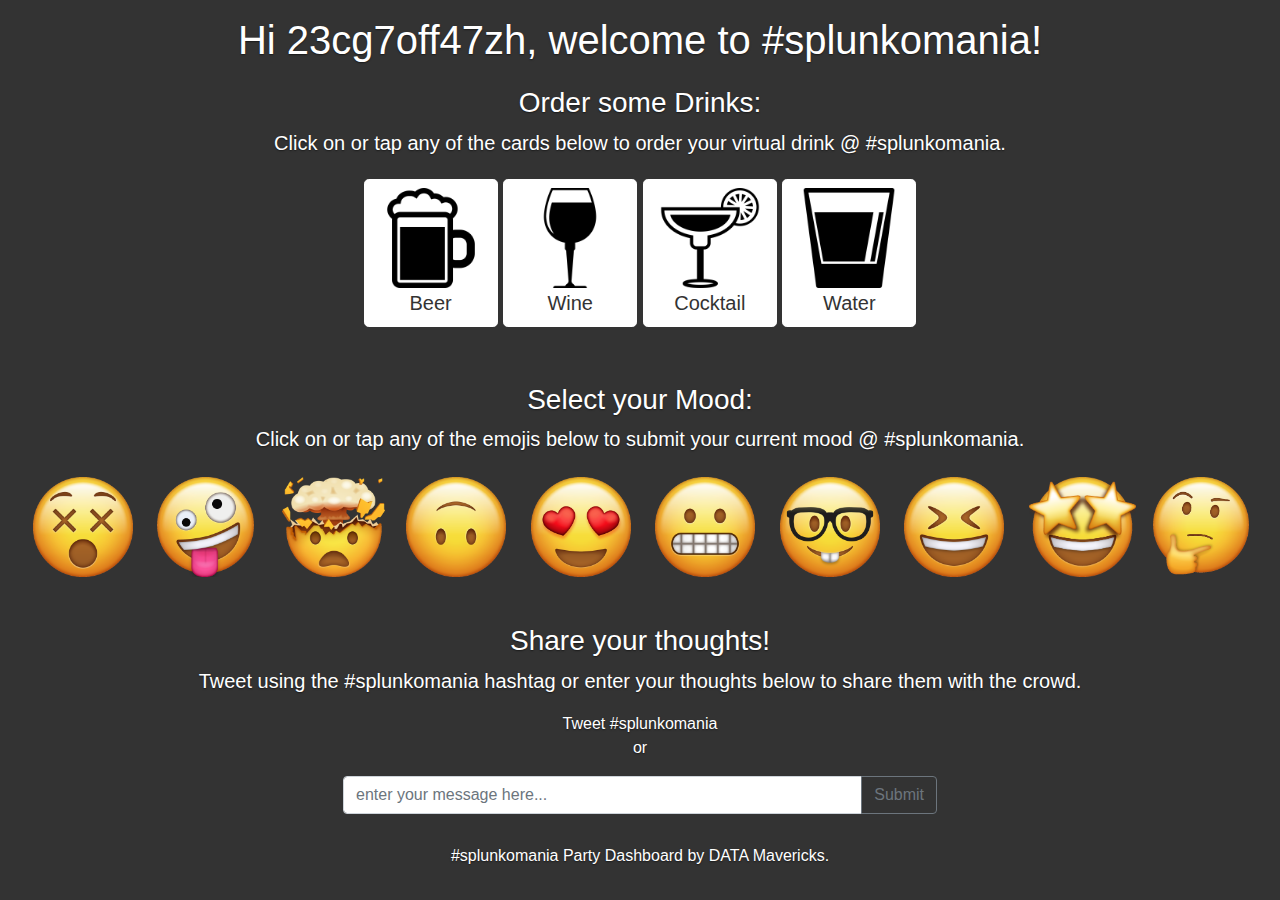
<file: party/index.html>
<!doctype html>
<html lang="en">
  <head>
    <meta charset="utf-8">
    <meta name="viewport" content="width=device-width, initial-scale=1, shrink-to-fit=no">
    <meta name="description" content="">
    <meta name="author" content="DATA Mavericks">
    <title>#splunkomania</title>

    <!-- Bootstrap core CSS -->
	<link rel="stylesheet" href="https://stackpath.bootstrapcdn.com/bootstrap/4.3.1/css/bootstrap.min.css" integrity="sha384-ggOyR0iXCbMQv3Xipma34MD+dH/1fQ784/j6cY/iJTQUOhcWr7x9JvoRxT2MZw1T" crossorigin="anonymous">
    <!-- Custom styles for this template -->
    <link href="custom.css" rel="stylesheet">
  </head>
  <body id="main" class="text-center">
    <div class="cover-container d-flex w-100 h-100 p-3 mx-auto flex-column">
  <header class="masthead mb-auto">
    <div class="inner">
      <h1 class="cover-heading" id="welcome"></h1>
    </div>
  </header>

  <main role="main" class="inner cover "">
    <h3 class="masthead-brand">Order some Drinks:</h3>
    <p class="lead">Click on or tap any of the cards below to order your virtual drink @ #splunkomania.</p>
	<p class="lead">
      <button id="beer" class="btn btn-lg btn-secondary"><img src="beer.png"/ height="100px"><br>Beer</button>
      <button id="wine" class="btn btn-lg btn-secondary"><img src="wine.png"/ height="100px"><br>Wine</button>
      <button id="cocktail" class="btn btn-lg btn-secondary"><img src="cocktail.png"/ height="100px"><br>Cocktail</button>
      <button id="water" class="btn btn-lg btn-secondary"><img src="water.png"/ height="100px"><br>Water</button>
    </p>
    <p>&nbsp;</p>
    <h3 class="masthead-brand">Select your Mood:</h3>
    <p class="lead">Click on or tap any of the emojis below to submit your current mood @ #splunkomania.</p>
    <button id="dizzy" class="btn" style="width: 120px;"><img src="dizzy.png"/ height="100px"></button>
    <button id="drunk" class="btn" style="width: 120px;"><img src="drunk.png"/ height="100px"></button>
    <button id="exploding" class="btn" style="width: 120px;"><img src="exploding.png"/ height="100px"></button>
    <button id="upsidedown" class="btn" style="width: 120px;"><img src="upsidedown.png"/ height="100px"></button>
    <button id="hearteyes" class="btn" style="width: 120px;"><img src="hearteyes.png"/ height="100px"></button>
    <button id="grimace" class="btn" style="width: 120px;"><img src="grimace.png"/ height="100px"></button>
    <button id="nerd" class="btn" style="width: 120px;"><img src="nerd.png"/ height="100px"></button>
    <button id="smile" class="btn" style="width: 120px;"><img src="smile.png"/ height="100px"></button>
    <button id="stareyes" class="btn" style="width: 120px;"><img src="stareyes.png"/ height="100px"></button>
    <button id="thinking" class="btn" style="width: 120px;"><img src="thinking.png"/ height="100px"></button>
    <p>&nbsp;</p>
    <h3 class="masthead-brand">Share your thoughts!</h3>
    <p class="lead">Tweet using the #splunkomania hashtag or enter your thoughts below to share them with the crowd.</p>
	<a href="https://twitter.com/intent/tweet?button_hashtag=splunkomania&ref_src=twsrc%5Etfw" class="twitter-hashtag-button" data-show-count="false" data-size="large">Tweet #splunkomania</a><script async src="https://platform.twitter.com/widgets.js" charset="utf-8"></script>
	<p>or</p>
<div class="input-group mb-3 offset-md-3 col-md-6 " >
  <input id="message" type="text" class="form-control" placeholder="enter your message here..." aria-label="you can also just enter your message here :)" aria-describedby="basic-addon2">
  <div class="input-group-append">
    <button id="submit" class="btn btn-outline-secondary" type="button">Submit</button>
  </div>
</div>
  </main>
	<script>
		var splunkToken = "Splunk 31af3892-a22b-41d1-9d13-1f83522a2bb1";
		var url = "http://185.207.213.68:8088/services/collector/raw"
		var sessionToken = function() {
			return Math.random().toString(36).substr(2);
		};
		
		if (sessionStorage.getItem("SessionName")) {
			document.getElementById("welcome").innerHTML ="Hi " + sessionStorage.getItem("SessionName") + ", welcome to #splunkomania!";
		}
		else {
			sessionStorage.SessionName = prompt("Please enter a username:");
			if (sessionStorage.getItem("SessionName") == "null") {
				sessionStorage.SessionName = sessionToken();
			}
			document.getElementById("welcome").innerHTML ="Hi " + sessionStorage.getItem("SessionName") + ", welcome to #splunkomania!";
		}
		
		document.getElementById('beer').onclick = function(){
			var xhttp = new XMLHttpRequest();
			xhttp.open("POST", url, true);
			xhttp.setRequestHeader("Authorization", splunkToken);
			xhttp.send('userSession="'+sessionStorage.getItem("SessionName")+'" drink=beer price=5 language="'+navigator.language+'"');
			alert("Drink ordered!");
		}
		
		document.getElementById('wine').onclick = function(){
			var xhttp = new XMLHttpRequest();
			xhttp.open("POST", url, true);
			xhttp.setRequestHeader("Authorization", splunkToken);
			xhttp.send('userSession="'+sessionStorage.getItem("SessionName")+'" drink=wine price=6 language="'+navigator.language+'"');
			alert("Drink ordered!");
		}
		
		document.getElementById('cocktail').onclick = function(){
			var xhttp = new XMLHttpRequest();
			xhttp.open("POST", url, true);
			xhttp.setRequestHeader("Authorization", splunkToken);
			xhttp.send('userSession="'+sessionStorage.getItem("SessionName")+'" drink=cocktail price=10 language="'+navigator.language+'"');
			alert("Drink ordered!");
		}
		
		document.getElementById('water').onclick = function(){
			var xhttp = new XMLHttpRequest();
			xhttp.open("POST", url, true);
			xhttp.setRequestHeader("Authorization", splunkToken);
			xhttp.send('userSession="'+sessionStorage.getItem("SessionName")+'" drink=water price=2 language="'+navigator.language+'"');
			alert("Drink ordered!");
		}
		
		document.getElementById('main').onload = function(){
			var xhttp = new XMLHttpRequest();
			xhttp.open("POST", url, true);
			xhttp.setRequestHeader("Authorization", splunkToken);
			xhttp.send('userSession="'+sessionStorage.getItem("SessionName")+'" userAgent="'+navigator.userAgent+'" language="'+navigator.language+'"');
		}

		document.getElementById('dizzy').onclick = function(){
			var xhttp = new XMLHttpRequest();
			xhttp.open("POST", url, true);
			xhttp.setRequestHeader("Authorization", splunkToken);
			xhttp.send('userSession="'+sessionStorage.getItem("SessionName")+'" mood=dizzy language="'+navigator.language+'"');
			alert("Mood submitted!");
		}

		document.getElementById('drunk').onclick = function(){
			var xhttp = new XMLHttpRequest();
			xhttp.open("POST", url, true);
			xhttp.setRequestHeader("Authorization", splunkToken);
			xhttp.send('userSession="'+sessionStorage.getItem("SessionName")+'" mood=drunk language="'+navigator.language+'"');
			alert("Mood submitted!");
		}

		document.getElementById('exploding').onclick = function(){
			var xhttp = new XMLHttpRequest();
			xhttp.open("POST", url, true);
			xhttp.setRequestHeader("Authorization", splunkToken);
			xhttp.send('userSession="'+sessionStorage.getItem("SessionName")+'" mood=exploding language="'+navigator.language+'"');
			alert("Mood submitted!");
		}

		document.getElementById('grimace').onclick = function(){
			var xhttp = new XMLHttpRequest();
			xhttp.open("POST", url, true);
			xhttp.setRequestHeader("Authorization", splunkToken);
			xhttp.send('userSession="'+sessionStorage.getItem("SessionName")+'" mood=grimace language="'+navigator.language+'"');
			alert("Mood submitted!");
		}

		document.getElementById('hearteyes').onclick = function(){
			var xhttp = new XMLHttpRequest();
			xhttp.open("POST", url, true);
			xhttp.setRequestHeader("Authorization", splunkToken);
			xhttp.send('userSession="'+sessionStorage.getItem("SessionName")+'" mood=hearteyes language="'+navigator.language+'"');
			alert("Mood submitted!");
		}

		document.getElementById('nerd').onclick = function(){
			var xhttp = new XMLHttpRequest();
			xhttp.open("POST", url, true);
			xhttp.setRequestHeader("Authorization", splunkToken);
			xhttp.send('userSession="'+sessionStorage.getItem("SessionName")+'" mood=nerd language="'+navigator.language+'"');
			alert("Mood submitted!");
		}

		document.getElementById('smile').onclick = function(){
			var xhttp = new XMLHttpRequest();
			xhttp.open("POST", url, true);
			xhttp.setRequestHeader("Authorization", splunkToken);
			xhttp.send('userSession="'+sessionStorage.getItem("SessionName")+'" mood=smile language="'+navigator.language+'"');
			alert("Mood submitted!");
		}

		document.getElementById('stareyes').onclick = function(){
			var xhttp = new XMLHttpRequest();
			xhttp.open("POST", url, true);
			xhttp.setRequestHeader("Authorization", splunkToken);
			xhttp.send('userSession="'+sessionStorage.getItem("SessionName")+'" mood=stareyes language="'+navigator.language+'"');
			alert("Mood submitted!");
		}

		document.getElementById('thinking').onclick = function(){
			var xhttp = new XMLHttpRequest();
			xhttp.open("POST", url, true);
			xhttp.setRequestHeader("Authorization", splunkToken);
			xhttp.send('userSession="'+sessionStorage.getItem("SessionName")+'" mood=thinking language="'+navigator.language+'"');
			alert("Mood submitted!");
		}

		document.getElementById('upsidedown').onclick = function(){
			var xhttp = new XMLHttpRequest();
			xhttp.open("POST", url, true);
			xhttp.setRequestHeader("Authorization", splunkToken);
			xhttp.send('userSession="'+sessionStorage.getItem("SessionName")+'" mood=upsidedown language="'+navigator.language+'"');
			alert("Mood submitted!");
		}
		document.getElementById('submit').onclick = function(){
			var message = document.getElementById("message").value;
			if (typeof message !== 'undefined'){
				var xhttp = new XMLHttpRequest();
				xhttp.open("POST", url, true);
				xhttp.setRequestHeader("Authorization", splunkToken);
				xhttp.send('userSession="'+sessionStorage.getItem("SessionName")+'" message="'+message+'" language="'+navigator.language+'"');
				document.getElementById("message").value = '';
				alert("Message submitted!");
			}
		}
	</script>
  <footer class="mastfoot mt-auto">
    <div class="inner">
      <p>#splunkomania Party Dashboard by <a href="https://www.datamavericks.com">DATA Mavericks</a>.</p>
    </div>
  </footer>
</div>
</body>
</html>
</file>
<file: party/custom.css>
/*
 * Globals
 */

/* Links */
a,
a:focus,
a:hover {
  color: #fff;
}

/* Custom default button */
.btn-secondary,
.btn-secondary:hover,
.btn-secondary:focus {
  color: #333;
  text-shadow: none; /* Prevent inheritance from `body` */
  background-color: #fff;
  border: .05rem solid #fff;
  margin-top: 5px;

}


/*
 * Base structure
 */

html,
body {
  height: 100%;
  background-color: #333;
}

body {
  display: -ms-flexbox;
  display: flex;
  color: #fff;
  text-shadow: 0 .05rem .1rem rgba(0, 0, 0, .5);
  /*box-shadow: inset 0 0 5rem rgba(0, 0, 0, .5);*/
}
</file>
